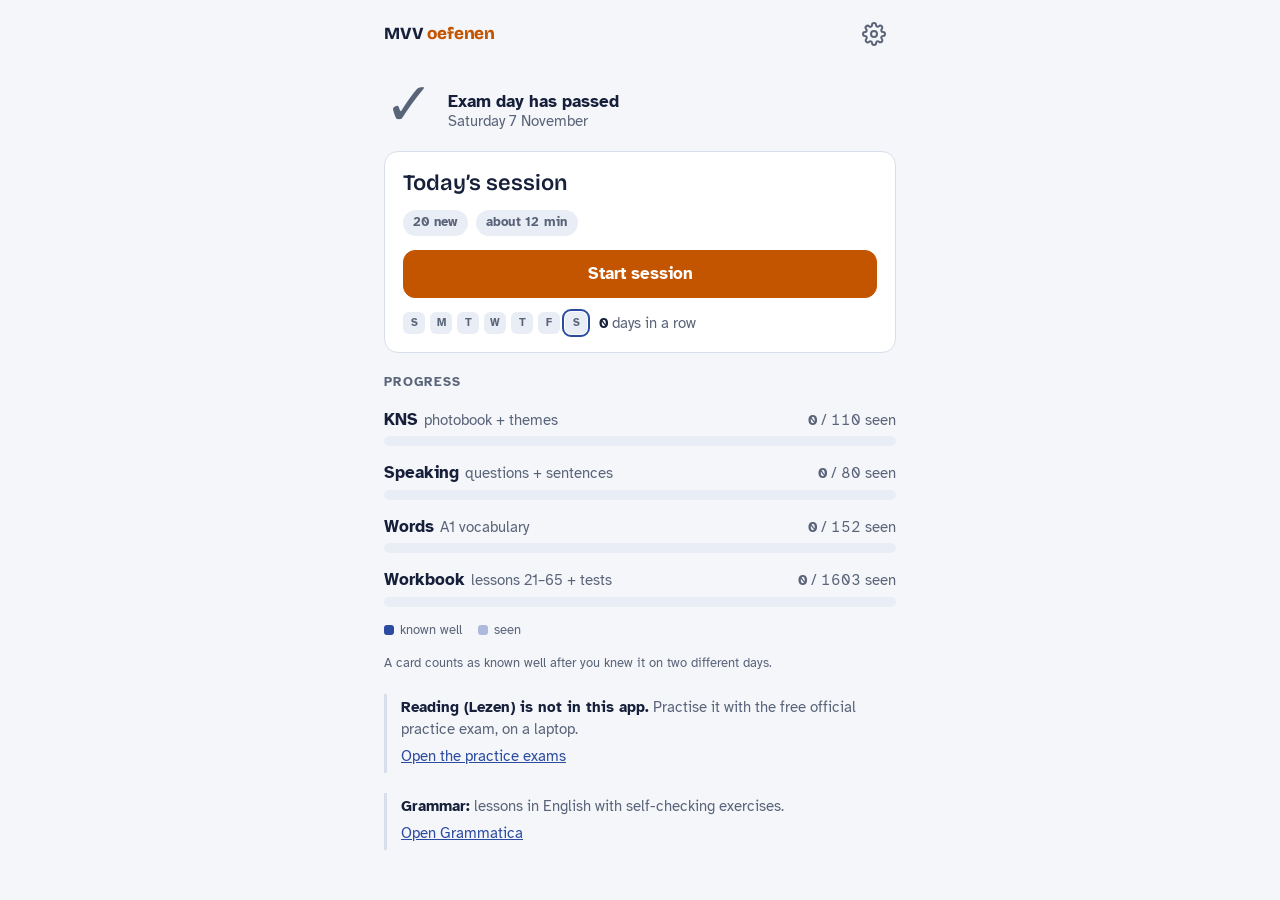
<file: index.html>
<!doctype html>
<html lang="en">
<head>
  <meta charset="utf-8">
  <meta name="viewport" content="width=device-width, initial-scale=1, viewport-fit=cover">
  <title>MVV Oefenapp</title>
  <meta name="description" content="Daily practice for the Dutch civic integration exam abroad: KNS, speaking and A1 words.">
  <meta name="theme-color" content="#f4f6fa" media="(prefers-color-scheme: light)">
  <meta name="theme-color" content="#0f1420" media="(prefers-color-scheme: dark)">
  <link rel="manifest" href="manifest.webmanifest">
  <link rel="icon" href="icons/icon.svg" type="image/svg+xml">
  <link rel="apple-touch-icon" href="icons/apple-touch-icon.png">
  <meta name="mobile-web-app-capable" content="yes">
  <meta name="apple-mobile-web-app-capable" content="yes">
  <meta name="apple-mobile-web-app-status-bar-style" content="default">
  <meta name="apple-mobile-web-app-title" content="MVV Oefenen">
  <link rel="preconnect" href="https://fonts.googleapis.com">
  <link rel="preconnect" href="https://fonts.gstatic.com" crossorigin>
  <link rel="stylesheet" href="https://fonts.googleapis.com/css2?family=Atkinson+Hyperlegible:ital,wght@0,400;0,700;1,400&family=Bricolage+Grotesque:opsz,wght@12..96,600;12..96,800&display=swap">
  <link rel="stylesheet" href="style.css">
</head>
<body>
  <main id="app" class="app"><p class="loading">Loading…</p></main>
  <div id="toast" class="toast" role="status" aria-live="polite" hidden></div>
  <script src="app.js"></script>
</body>
</html>
</file>
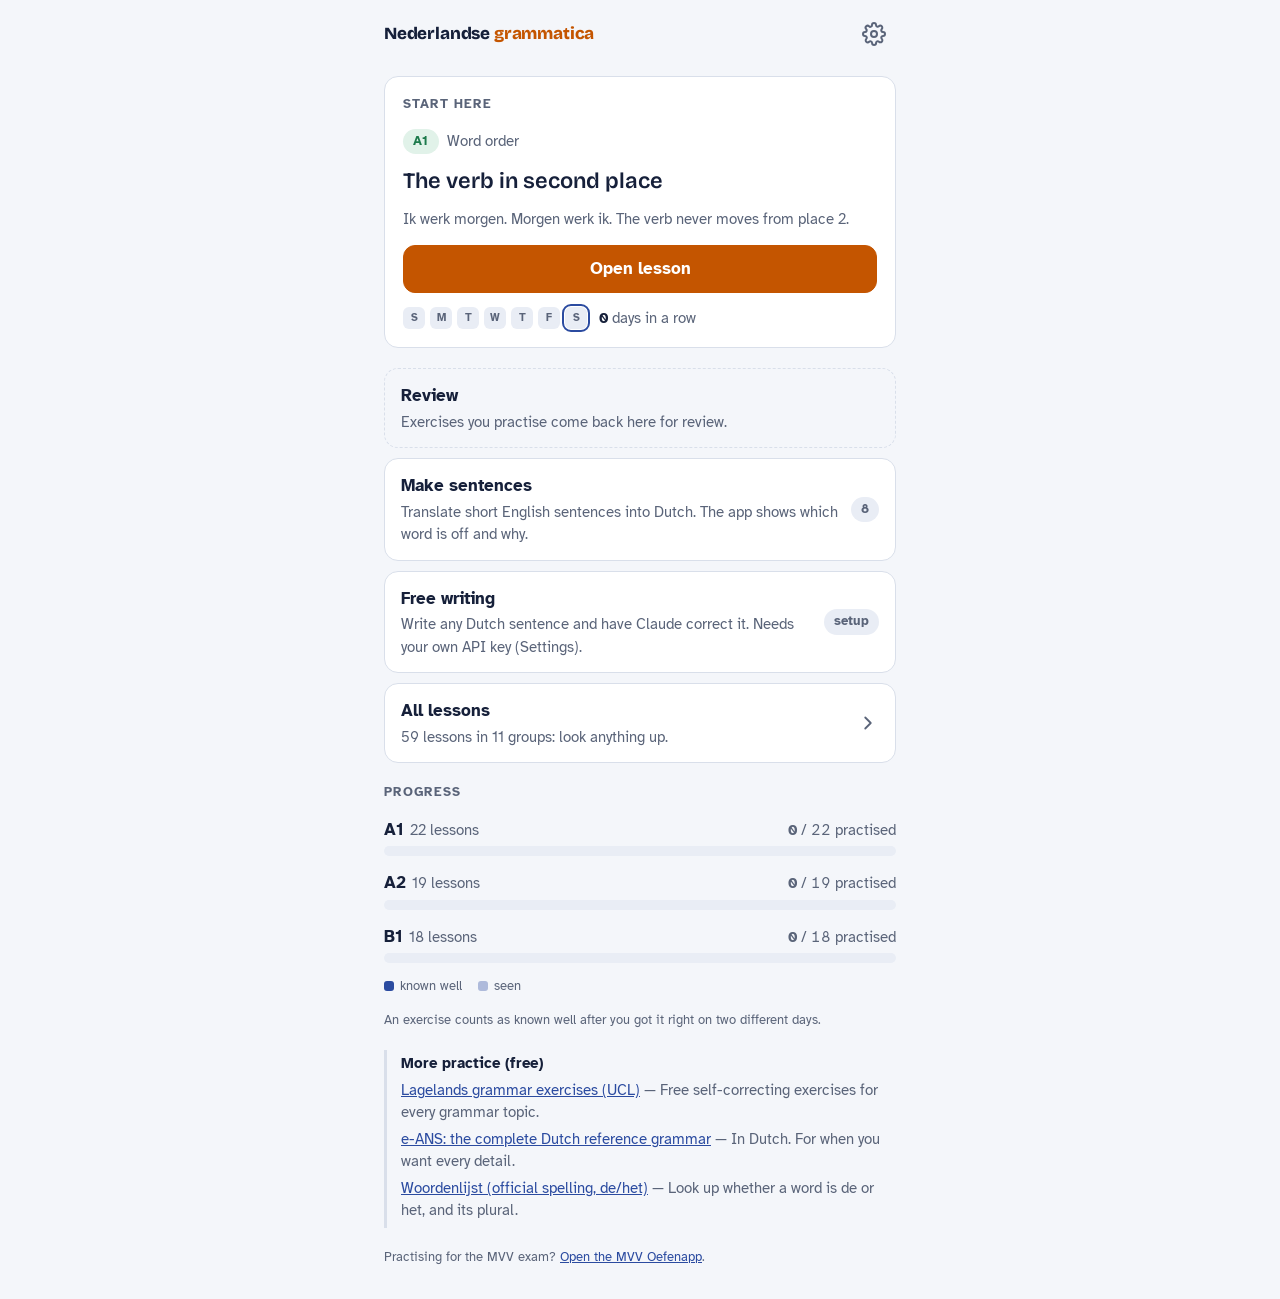
<file: grammatica/index.html>
<!doctype html>
<html lang="en">
<head>
  <meta charset="utf-8">
  <meta name="viewport" content="width=device-width, initial-scale=1, viewport-fit=cover">
  <title>Grammatica</title>
  <meta name="description" content="Dutch grammar, explained in English, with exercises that check themselves.">
  <meta name="theme-color" content="#f4f6fa" media="(prefers-color-scheme: light)">
  <meta name="theme-color" content="#0f1420" media="(prefers-color-scheme: dark)">
  <link rel="manifest" href="manifest.webmanifest">
  <link rel="icon" href="icons/icon.svg" type="image/svg+xml">
  <link rel="apple-touch-icon" href="icons/apple-touch-icon.png">
  <meta name="mobile-web-app-capable" content="yes">
  <meta name="apple-mobile-web-app-capable" content="yes">
  <meta name="apple-mobile-web-app-status-bar-style" content="default">
  <meta name="apple-mobile-web-app-title" content="Grammatica">
  <link rel="preconnect" href="https://fonts.googleapis.com">
  <link rel="preconnect" href="https://fonts.gstatic.com" crossorigin>
  <link rel="stylesheet" href="https://fonts.googleapis.com/css2?family=Atkinson+Hyperlegible:ital,wght@0,400;0,700;1,400&family=Bricolage+Grotesque:opsz,wght@12..96,600;12..96,800&display=swap">
  <link rel="stylesheet" href="style.css">
</head>
<body>
  <main id="app" class="app"><p class="loading">Loading…</p></main>
  <div id="toast" class="toast" role="status" aria-live="polite" hidden></div>
  <script src="app.js"></script>
</body>
</html>
</file>
<file: style.css>
/* Layout: one phone-width column; a countdown header, then the day's work. Cards sit on a quiet paper ground,
   Delft blue carries structure, orange (the national colour) is kept for the one action that matters. */
:root {
  --paper: #f4f6fa;
  --surface: #ffffff;
  --sunk: #e9edf5;
  --ink: #16203a;
  --muted: #5a6479;
  --line: #d9dfea;
  --delft: #2b4ba0;
  --delft-soft: #e3e9f7;
  --oranje: #c45500;
  --on-oranje: #ffffff;
  --good: #1d7a4c;
  --good-soft: #e1f2e9;
  --again: #b3412b;
  --again-soft: #f8e6e1;

  --display: "Bricolage Grotesque", "Avenir Next", "Segoe UI", system-ui, sans-serif;
  --body: "Atkinson Hyperlegible", "Segoe UI", system-ui, -apple-system, sans-serif;

  --s-xs: 0.8125rem;
  --s-sm: 0.9375rem;
  --s-md: 1.0625rem;
  --s-lg: 1.375rem;
  --s-xl: 2rem;
  --s-xxl: 3.75rem;

  --r: 14px;
  color-scheme: light;
}
@media (prefers-color-scheme: dark) {
  :root:not([data-theme="light"]) {
    --paper: #0f1420; --surface: #171e2e; --sunk: #1e2739; --ink: #e7ebf4; --muted: #9ba5bb; --line: #2a3550;
    --delft: #93acef; --delft-soft: #1f2b48; --oranje: #ff9a45; --on-oranje: #1b0f02;
    --good: #62c896; --good-soft: #15301f; --again: #ff8f78; --again-soft: #3a1c16;
    color-scheme: dark;
  }
}
:root[data-theme="dark"] {
  --paper: #0f1420; --surface: #171e2e; --sunk: #1e2739; --ink: #e7ebf4; --muted: #9ba5bb; --line: #2a3550;
  --delft: #93acef; --delft-soft: #1f2b48; --oranje: #ff9a45; --on-oranje: #1b0f02;
  --good: #62c896; --good-soft: #15301f; --again: #ff8f78; --again-soft: #3a1c16;
  color-scheme: dark;
}

* { box-sizing: border-box; }
html { -webkit-text-size-adjust: 100%; }
body {
  margin: 0;
  background: var(--paper);
  color: var(--ink);
  font-family: var(--body);
  font-size: var(--s-md);
  line-height: 1.5;
  padding-top: env(safe-area-inset-top, 0px);
  padding-bottom: env(safe-area-inset-bottom, 0px);
}
[hidden] { display: none !important; }
a { color: var(--delft); }
button, input, select, textarea { font: inherit; color: inherit; }
:focus-visible { outline: 3px solid var(--delft); outline-offset: 2px; }

.app {
  max-width: 34rem;
  margin: 0 auto;
  padding-left: max(16px, env(safe-area-inset-left, 0px));
  padding-right: max(16px, env(safe-area-inset-right, 0px));
  padding-block: 12px 32px;
  display: flex;
  flex-direction: column;
  gap: 20px;
  min-height: 100vh;
  min-height: 100dvh;
}
.loading { color: var(--muted); padding-top: 40vh; text-align: center; }

/* ---------- top bar ---------- */
.bar { display: flex; align-items: center; justify-content: space-between; gap: 12px; min-height: 44px; }
.brand { font-family: var(--display); font-weight: 800; font-size: var(--s-md); letter-spacing: -0.01em; }
.brand span { color: var(--oranje); }
.icon-btn {
  width: 44px; height: 44px; display: inline-grid; place-items: center;
  border: 0; background: transparent; border-radius: 12px; cursor: pointer; color: var(--muted);
}
.icon-btn:hover { background: var(--sunk); color: var(--ink); }
.icon-btn svg { width: 24px; height: 24px; }

/* ---------- countdown ---------- */
.countdown { display: grid; grid-template-columns: auto 1fr; align-items: end; gap: 4px 16px; padding-top: 4px; }
.countdown .num {
  font-family: var(--display); font-weight: 800; font-size: var(--s-xxl); line-height: 0.85;
  letter-spacing: -0.04em; color: var(--delft); font-variant-numeric: tabular-nums;
}
.countdown .what { font-size: var(--s-md); font-weight: 700; line-height: 1.25; }
.countdown .when { color: var(--muted); font-size: var(--s-sm); font-weight: 400; display: block; }
.countdown.past .num { color: var(--muted); }

.phase {
  font-size: var(--s-sm); color: var(--muted); background: var(--sunk); border-radius: 10px; padding: 10px 12px;
}
.phase strong { color: var(--ink); }

/* ---------- today panel ---------- */
.today {
  background: var(--surface); border: 1px solid var(--line); border-radius: var(--r);
  padding: 18px; display: flex; flex-direction: column; gap: 14px;
}
.today h2 { margin: 0; font-family: var(--display); font-weight: 600; font-size: var(--s-lg); line-height: 1.2; text-wrap: balance; }
.today .counts { display: flex; flex-wrap: wrap; gap: 8px; }
.chip {
  display: inline-flex; align-items: center; gap: 6px; border-radius: 999px; padding: 3px 10px;
  font-size: var(--s-xs); font-weight: 700; letter-spacing: 0.02em; background: var(--sunk); color: var(--muted);
}
.chip.delft { background: var(--delft-soft); color: var(--delft); }
.chip.good { background: var(--good-soft); color: var(--good); }
.chip.again { background: var(--again-soft); color: var(--again); }
.today .note { margin: 0; color: var(--muted); font-size: var(--s-sm); }

.btn {
  display: inline-flex; align-items: center; justify-content: center; gap: 8px;
  min-height: 48px; padding: 10px 18px; border-radius: 12px; border: 1px solid var(--line);
  background: var(--surface); color: var(--ink); font-weight: 700; cursor: pointer; text-decoration: none;
  touch-action: manipulation;
}
.btn:hover { border-color: var(--muted); }
.btn svg { width: 20px; height: 20px; flex: none; }
.btn.primary { background: var(--oranje); border-color: var(--oranje); color: var(--on-oranje); font-size: var(--s-md); }
.btn.primary:hover { filter: brightness(1.06); }
.btn.quiet { background: var(--sunk); border-color: transparent; }
.btn.block { width: 100%; }
.btn[disabled] { opacity: 0.5; cursor: default; }
.btn-row { display: flex; flex-wrap: wrap; gap: 10px; }
.btn-row > .btn { flex: 1 1 10rem; }

/* streak */
.streak { display: flex; align-items: center; gap: 12px; font-size: var(--s-sm); color: var(--muted); }
.week { display: flex; gap: 5px; }
.week i {
  width: 22px; height: 22px; border-radius: 6px; background: var(--sunk); display: grid; place-items: center;
  font-style: normal; font-size: 0.6875rem; font-weight: 700; color: var(--muted);
}
.week i.on { background: var(--good); color: var(--surface); }
.week i.repair { background: var(--delft-soft); color: var(--delft); }
.week i.is-today { outline: 2px solid var(--delft); outline-offset: 1px; }
.streak b { color: var(--ink); font-variant-numeric: tabular-nums; }

/* ---------- progress per exam part ---------- */
.section-title {
  margin: 0; font-size: var(--s-xs); font-weight: 700; text-transform: uppercase; letter-spacing: 0.08em; color: var(--muted);
}
.parts { display: flex; flex-direction: column; gap: 14px; }
.part { display: grid; grid-template-columns: 1fr auto; gap: 4px 12px; align-items: baseline; }
.part .name { font-weight: 700; }
.part .name small { font-weight: 400; color: var(--muted); font-size: var(--s-sm); margin-left: 6px; }
.part .fig { font-size: var(--s-sm); color: var(--muted); font-variant-numeric: tabular-nums; }
.meter { grid-column: 1 / -1; height: 10px; border-radius: 6px; background: var(--sunk); overflow: hidden; display: flex; }
.meter .solid { background: var(--delft); }
.meter .seen { background: var(--delft); opacity: 0.35; }
.legend { display: flex; gap: 16px; font-size: var(--s-xs); color: var(--muted); }
.legend span::before { content: ""; display: inline-block; width: 10px; height: 10px; border-radius: 3px; background: var(--delft); margin-right: 6px; vertical-align: -1px; }
.legend span.l-seen::before { opacity: 0.35; }

.aside {
  border-left: 3px solid var(--line); padding: 2px 0 2px 14px; font-size: var(--s-sm); color: var(--muted);
}
.aside strong { color: var(--ink); }
.aside p { margin: 0 0 4px; }

.banner {
  background: var(--delft-soft); color: var(--ink); border-radius: 12px; padding: 12px 14px; font-size: var(--s-sm);
}
.banner strong { color: var(--delft); }

/* ---------- session ---------- */
.session { gap: 14px; }
.progress-line { height: 6px; background: var(--sunk); border-radius: 4px; overflow: hidden; flex: 1; }
.progress-line > div { height: 100%; background: var(--delft); transition: width 0.25s ease; }
.count { font-size: var(--s-sm); color: var(--muted); font-variant-numeric: tabular-nums; min-width: 4.5em; text-align: right; }

.card {
  background: var(--surface); border: 1px solid var(--line); border-radius: var(--r);
  padding: 20px 18px; display: flex; flex-direction: column; gap: 16px; flex: 1;
}
.card-head { display: flex; align-items: center; justify-content: space-between; gap: 10px; }
.boxes { display: flex; gap: 4px; align-items: center; }
.boxes i { width: 8px; height: 8px; border-radius: 50%; background: var(--line); }
.boxes i.on { background: var(--delft); }
.boxes .label { font-size: var(--s-xs); color: var(--muted); margin-right: 4px; }

.prompt { margin: 0; color: var(--muted); font-size: var(--s-sm); }
.nl-big { margin: 0; font-family: var(--display); font-weight: 600; font-size: var(--s-xl); line-height: 1.15; text-wrap: balance; overflow-wrap: anywhere; }
.nl-mid { margin: 0; font-size: var(--s-lg); font-weight: 700; line-height: 1.3; overflow-wrap: anywhere; }
.en { margin: 0; color: var(--muted); }
.answer { border-top: 1px dashed var(--line); padding-top: 16px; display: flex; flex-direction: column; gap: 10px; }
.answer .label { font-size: var(--s-xs); font-weight: 700; text-transform: uppercase; letter-spacing: 0.08em; color: var(--muted); }
.line { display: flex; align-items: flex-start; gap: 10px; }
.line > div { min-width: 0; flex: 1; }
.speak {
  flex: none; width: 44px; height: 44px; border-radius: 50%; border: 1px solid var(--line);
  background: var(--delft-soft); color: var(--delft); display: grid; place-items: center; cursor: pointer;
}
.speak svg { width: 20px; height: 20px; }
.speak.big { width: 64px; height: 64px; }
.speak.big svg { width: 28px; height: 28px; }
mark { background: var(--delft-soft); color: var(--delft); padding: 0 3px; border-radius: 4px; font-weight: 700; }
.tip { background: var(--sunk); border-radius: 10px; padding: 10px 12px; font-size: var(--s-sm); }
.tip b { color: var(--delft); }

/* KNS photobook card: photo, question, two choices */
.kns-photo { position: relative; margin: 0; border-radius: 10px; overflow: hidden; background: var(--sunk); }
.kns-photo img { display: block; width: 100%; height: auto; aspect-ratio: 4 / 3; object-fit: cover; }
.kns-photo figcaption {
  position: absolute; right: 8px; bottom: 8px; min-width: 2.25rem; padding: 2px 8px; border-radius: 8px;
  background: var(--surface); color: var(--delft); font-family: var(--display); font-weight: 800;
  font-size: var(--s-md); text-align: center; font-variant-numeric: tabular-nums;
}
.choices { display: grid; gap: 10px; }
.choice {
  display: flex; align-items: center; gap: 12px; width: 100%; min-height: 52px; padding: 10px 14px;
  border-radius: 12px; border: 1px solid var(--line); background: var(--surface); color: var(--ink);
  font: inherit; font-weight: 700; font-size: var(--s-md); text-align: left; cursor: pointer; touch-action: manipulation;
}
.choice:hover:not([disabled]) { border-color: var(--delft); }
.choice .key {
  flex: none; width: 30px; height: 30px; border-radius: 50%; display: grid; place-items: center;
  background: var(--delft-soft); color: var(--delft); font-size: var(--s-sm);
}
.choice[disabled] { cursor: default; }
.choice.right { border-color: var(--good); background: var(--good-soft); color: var(--good); }
.choice.right .key { background: var(--good); color: var(--surface); }
.choice.wrong { border-color: var(--again); background: var(--again-soft); color: var(--again); }
.choice.wrong .key { background: var(--again); color: var(--surface); }
.choice.dim { opacity: 0.55; }
.answer .label .chip { margin-left: 6px; text-transform: none; letter-spacing: 0; }

/* Workbook card */
.wb-nl { font-style: italic; }
.blank {
  display: inline-block; min-width: 3.5em; border-bottom: 2px solid var(--delft); color: transparent;
  line-height: 1; margin: 0 2px;
}
.wb-key { color: var(--delft); }
.wb-toggle { align-self: flex-start; min-height: 40px; padding: 6px 14px; font-size: var(--s-sm); }
.wb-text {
  background: var(--sunk); border-radius: 10px; padding: 12px 14px; font-size: var(--s-sm);
  max-height: 45vh; overflow-y: auto;
}
.wb-text p { margin: 0 0 10px; }
.wb-text p:last-child { margin-bottom: 0; }
.wb-text .wb-title { font-weight: 700; color: var(--delft); }
.theme-body { margin: 0; }
.words-line { font-size: var(--s-sm); color: var(--muted); margin: 0; }

/* recorder */
.recorder { display: flex; flex-wrap: wrap; align-items: center; gap: 10px; }
.rec-btn {
  display: inline-flex; align-items: center; gap: 8px; min-height: 48px; padding: 10px 16px; border-radius: 999px;
  border: 1px solid var(--line); background: var(--surface); font-weight: 700; cursor: pointer;
}
.rec-btn svg { width: 20px; height: 20px; color: var(--again); }
.rec-btn.recording { background: var(--again-soft); border-color: var(--again); color: var(--again); }
.rec-btn.recording .dot { width: 10px; height: 10px; border-radius: 50%; background: var(--again); animation: pulse 1s infinite; }
@keyframes pulse { 50% { opacity: 0.3; } }
.rec-note { font-size: var(--s-xs); color: var(--muted); flex-basis: 100%; }

.grade {
  position: sticky; bottom: 0; display: grid; grid-template-columns: 1fr 1fr; gap: 10px;
  padding-block: 10px calc(10px + env(safe-area-inset-bottom, 0px)); background: var(--paper);
}
.grade .btn { min-height: 56px; font-size: var(--s-md); }
.btn.again { background: var(--again-soft); border-color: transparent; color: var(--again); }
.btn.good { background: var(--good); border-color: var(--good); color: var(--surface); }
.grade .single { grid-column: 1 / -1; }

/* ---------- done ---------- */
.done-hero { padding-top: 24px; display: flex; flex-direction: column; gap: 8px; }
.done-hero h1 { margin: 0; font-family: var(--display); font-weight: 800; font-size: var(--s-xl); line-height: 1.1; letter-spacing: -0.02em; text-wrap: balance; }
.stats { display: grid; grid-template-columns: repeat(3, 1fr); gap: 10px; }
.stat { background: var(--surface); border: 1px solid var(--line); border-radius: 12px; padding: 12px; }
.stat b { display: block; font-family: var(--display); font-weight: 800; font-size: var(--s-xl); line-height: 1; font-variant-numeric: tabular-nums; color: var(--delft); }
.stat span { font-size: var(--s-xs); color: var(--muted); }

/* ---------- settings ---------- */
.settings h1 { margin: 0; font-family: var(--display); font-weight: 800; font-size: var(--s-xl); letter-spacing: -0.02em; }
.group { background: var(--surface); border: 1px solid var(--line); border-radius: var(--r); padding: 16px; display: flex; flex-direction: column; gap: 14px; }
.group h2 { margin: 0; font-size: var(--s-md); }
.field { display: flex; flex-direction: column; gap: 6px; }
.field label, .field .lab { font-weight: 700; font-size: var(--s-sm); }
.field .help { font-size: var(--s-xs); color: var(--muted); }
.field input[type="date"], .field select {
  min-height: 46px; border: 1px solid var(--line); border-radius: 10px; padding: 8px 12px; background: var(--paper); width: 100%;
}
.field input[type="range"] { width: 100%; accent-color: var(--delft); }
.toggle { display: flex; align-items: center; justify-content: space-between; gap: 12px; font-weight: 700; font-size: var(--s-sm); }
.toggle input { width: 22px; height: 22px; accent-color: var(--delft); }
.links { list-style: none; margin: 0; padding: 0; display: flex; flex-direction: column; gap: 10px; font-size: var(--s-sm); }
.links li span { display: block; color: var(--muted); font-size: var(--s-xs); }
.steps { margin: 0; padding-left: 1.2em; font-size: var(--s-sm); display: flex; flex-direction: column; gap: 4px; }
.confirm { background: var(--again-soft); border-radius: 10px; padding: 12px; display: flex; flex-direction: column; gap: 10px; font-size: var(--s-sm); }
.small { font-size: var(--s-xs); color: var(--muted); margin: 0; }

/* ---------- toast ---------- */
.toast {
  position: fixed; left: 50%; transform: translateX(-50%);
  bottom: calc(24px + env(safe-area-inset-bottom, 0px));
  background: var(--ink); color: var(--paper); padding: 10px 16px; border-radius: 10px; font-size: var(--s-sm);
  max-width: calc(100% - 32px); z-index: 20;
}

@media (prefers-reduced-motion: reduce) {
  * { animation: none !important; transition: none !important; }
}
</file>
<file: grammatica/style.css>
/* Grammatica — same design system as the MVV Oefenapp (style.css in the repo root):
   paper ground, Delft blue for structure, orange only for the one action that matters.
   Grammar-specific styles (lessons, tables, word tiles, corrections) are at the bottom. */
:root {
  --paper: #f4f6fa;
  --surface: #ffffff;
  --sunk: #e9edf5;
  --ink: #16203a;
  --muted: #5a6479;
  --line: #d9dfea;
  --delft: #2b4ba0;
  --delft-soft: #e3e9f7;
  --oranje: #c45500;
  --on-oranje: #ffffff;
  --good: #1d7a4c;
  --good-soft: #e1f2e9;
  --again: #b3412b;
  --again-soft: #f8e6e1;

  --display: "Bricolage Grotesque", "Avenir Next", "Segoe UI", system-ui, sans-serif;
  --body: "Atkinson Hyperlegible", "Segoe UI", system-ui, -apple-system, sans-serif;

  --s-xs: 0.8125rem;
  --s-sm: 0.9375rem;
  --s-md: 1.0625rem;
  --s-lg: 1.375rem;
  --s-xl: 2rem;
  --s-xxl: 3.75rem;

  --r: 14px;
  color-scheme: light;
}
@media (prefers-color-scheme: dark) {
  :root:not([data-theme="light"]) {
    --paper: #0f1420; --surface: #171e2e; --sunk: #1e2739; --ink: #e7ebf4; --muted: #9ba5bb; --line: #2a3550;
    --delft: #93acef; --delft-soft: #1f2b48; --oranje: #ff9a45; --on-oranje: #1b0f02;
    --good: #62c896; --good-soft: #15301f; --again: #ff8f78; --again-soft: #3a1c16;
    color-scheme: dark;
  }
}
:root[data-theme="dark"] {
  --paper: #0f1420; --surface: #171e2e; --sunk: #1e2739; --ink: #e7ebf4; --muted: #9ba5bb; --line: #2a3550;
  --delft: #93acef; --delft-soft: #1f2b48; --oranje: #ff9a45; --on-oranje: #1b0f02;
  --good: #62c896; --good-soft: #15301f; --again: #ff8f78; --again-soft: #3a1c16;
  color-scheme: dark;
}

* { box-sizing: border-box; }
html { -webkit-text-size-adjust: 100%; }
body {
  margin: 0;
  background: var(--paper);
  color: var(--ink);
  font-family: var(--body);
  font-size: var(--s-md);
  line-height: 1.5;
  padding-top: env(safe-area-inset-top, 0px);
  padding-bottom: env(safe-area-inset-bottom, 0px);
}
[hidden] { display: none !important; }
a { color: var(--delft); }
button, input, select, textarea { font: inherit; color: inherit; }
:focus-visible { outline: 3px solid var(--delft); outline-offset: 2px; }

.app {
  max-width: 34rem;
  margin: 0 auto;
  padding-left: max(16px, env(safe-area-inset-left, 0px));
  padding-right: max(16px, env(safe-area-inset-right, 0px));
  padding-block: 12px 32px;
  display: flex;
  flex-direction: column;
  gap: 20px;
  min-height: 100vh;
  min-height: 100dvh;
}
.loading { color: var(--muted); padding-top: 40vh; text-align: center; }

/* ---------- top bar ---------- */
.bar { display: flex; align-items: center; justify-content: space-between; gap: 12px; min-height: 44px; }
.brand { font-family: var(--display); font-weight: 800; font-size: var(--s-md); letter-spacing: -0.01em; }
.brand span { color: var(--oranje); }
.icon-btn {
  width: 44px; height: 44px; display: inline-grid; place-items: center;
  border: 0; background: transparent; border-radius: 12px; cursor: pointer; color: var(--muted);
}
.icon-btn:hover { background: var(--sunk); color: var(--ink); }
.icon-btn svg { width: 24px; height: 24px; }

/* ---------- today panel ---------- */
.today {
  background: var(--surface); border: 1px solid var(--line); border-radius: var(--r);
  padding: 18px; display: flex; flex-direction: column; gap: 14px;
}
.today h2 { margin: 0; font-family: var(--display); font-weight: 600; font-size: var(--s-lg); line-height: 1.2; text-wrap: balance; }
.today .counts { display: flex; flex-wrap: wrap; gap: 8px; }
.chip {
  display: inline-flex; align-items: center; gap: 6px; border-radius: 999px; padding: 3px 10px;
  font-size: var(--s-xs); font-weight: 700; letter-spacing: 0.02em; background: var(--sunk); color: var(--muted);
}
.chip.delft { background: var(--delft-soft); color: var(--delft); }
.chip.good { background: var(--good-soft); color: var(--good); }
.chip.again { background: var(--again-soft); color: var(--again); }
.today .note { margin: 0; color: var(--muted); font-size: var(--s-sm); }

.btn {
  display: inline-flex; align-items: center; justify-content: center; gap: 8px;
  min-height: 48px; padding: 10px 18px; border-radius: 12px; border: 1px solid var(--line);
  background: var(--surface); color: var(--ink); font-weight: 700; cursor: pointer; text-decoration: none;
  touch-action: manipulation;
}
.btn:hover { border-color: var(--muted); }
.btn svg { width: 20px; height: 20px; flex: none; }
.btn.primary { background: var(--oranje); border-color: var(--oranje); color: var(--on-oranje); font-size: var(--s-md); }
.btn.primary:hover { filter: brightness(1.06); }
.btn.quiet { background: var(--sunk); border-color: transparent; }
.btn.block { width: 100%; }
.btn[disabled] { opacity: 0.5; cursor: default; }
.btn-row { display: flex; flex-wrap: wrap; gap: 10px; }
.btn-row > .btn { flex: 1 1 10rem; }

/* streak */
.streak { display: flex; align-items: center; gap: 12px; font-size: var(--s-sm); color: var(--muted); }
.week { display: flex; gap: 5px; }
.week i {
  width: 22px; height: 22px; border-radius: 6px; background: var(--sunk); display: grid; place-items: center;
  font-style: normal; font-size: 0.6875rem; font-weight: 700; color: var(--muted);
}
.week i.on { background: var(--good); color: var(--surface); }
.week i.repair { background: var(--delft-soft); color: var(--delft); }
.week i.is-today { outline: 2px solid var(--delft); outline-offset: 1px; }
.streak b { color: var(--ink); font-variant-numeric: tabular-nums; }

/* ---------- progress per exam part ---------- */
.section-title {
  margin: 0; font-size: var(--s-xs); font-weight: 700; text-transform: uppercase; letter-spacing: 0.08em; color: var(--muted);
}
.parts { display: flex; flex-direction: column; gap: 14px; }
.part { display: grid; grid-template-columns: 1fr auto; gap: 4px 12px; align-items: baseline; }
.part .name { font-weight: 700; }
.part .name small { font-weight: 400; color: var(--muted); font-size: var(--s-sm); margin-left: 6px; }
.part .fig { font-size: var(--s-sm); color: var(--muted); font-variant-numeric: tabular-nums; }
.meter { grid-column: 1 / -1; height: 10px; border-radius: 6px; background: var(--sunk); overflow: hidden; display: flex; }
.meter .solid { background: var(--delft); }
.meter .seen { background: var(--delft); opacity: 0.35; }
.legend { display: flex; gap: 16px; font-size: var(--s-xs); color: var(--muted); }
.legend span::before { content: ""; display: inline-block; width: 10px; height: 10px; border-radius: 3px; background: var(--delft); margin-right: 6px; vertical-align: -1px; }
.legend span.l-seen::before { opacity: 0.35; }

.aside {
  border-left: 3px solid var(--line); padding: 2px 0 2px 14px; font-size: var(--s-sm); color: var(--muted);
}
.aside strong { color: var(--ink); }
.aside p { margin: 0 0 4px; }

.banner {
  background: var(--delft-soft); color: var(--ink); border-radius: 12px; padding: 12px 14px; font-size: var(--s-sm);
}
.banner strong { color: var(--delft); }

/* ---------- session ---------- */
.session { gap: 14px; }
.progress-line { height: 6px; background: var(--sunk); border-radius: 4px; overflow: hidden; flex: 1; }
.progress-line > div { height: 100%; background: var(--delft); transition: width 0.25s ease; }
.count { font-size: var(--s-sm); color: var(--muted); font-variant-numeric: tabular-nums; min-width: 4.5em; text-align: right; }

.card {
  background: var(--surface); border: 1px solid var(--line); border-radius: var(--r);
  padding: 20px 18px; display: flex; flex-direction: column; gap: 16px; flex: 1;
}
.card-head { display: flex; align-items: center; justify-content: space-between; gap: 10px; }
.boxes { display: flex; gap: 4px; align-items: center; }
.boxes i { width: 8px; height: 8px; border-radius: 50%; background: var(--line); }
.boxes i.on { background: var(--delft); }
.boxes .label { font-size: var(--s-xs); color: var(--muted); margin-right: 4px; }

.prompt { margin: 0; color: var(--muted); font-size: var(--s-sm); }
.nl-big { margin: 0; font-family: var(--display); font-weight: 600; font-size: var(--s-xl); line-height: 1.15; text-wrap: balance; overflow-wrap: anywhere; }
.nl-mid { margin: 0; font-size: var(--s-lg); font-weight: 700; line-height: 1.3; overflow-wrap: anywhere; }
.en { margin: 0; color: var(--muted); }
.answer { border-top: 1px dashed var(--line); padding-top: 16px; display: flex; flex-direction: column; gap: 10px; }
.answer .label { font-size: var(--s-xs); font-weight: 700; text-transform: uppercase; letter-spacing: 0.08em; color: var(--muted); }
.line { display: flex; align-items: flex-start; gap: 10px; }
.line > div { min-width: 0; flex: 1; }
.speak {
  flex: none; width: 44px; height: 44px; border-radius: 50%; border: 1px solid var(--line);
  background: var(--delft-soft); color: var(--delft); display: grid; place-items: center; cursor: pointer;
}
.speak svg { width: 20px; height: 20px; }
.speak.big { width: 64px; height: 64px; }
.speak.big svg { width: 28px; height: 28px; }
mark { background: var(--delft-soft); color: var(--delft); padding: 0 3px; border-radius: 4px; font-weight: 700; }
.tip { background: var(--sunk); border-radius: 10px; padding: 10px 12px; font-size: var(--s-sm); }
.tip b { color: var(--delft); }

.choices { display: grid; gap: 10px; }
.choice {
  display: flex; align-items: center; gap: 12px; width: 100%; min-height: 52px; padding: 10px 14px;
  border-radius: 12px; border: 1px solid var(--line); background: var(--surface); color: var(--ink);
  font: inherit; font-weight: 700; font-size: var(--s-md); text-align: left; cursor: pointer; touch-action: manipulation;
}
.choice:hover:not([disabled]) { border-color: var(--delft); }
.choice .key {
  flex: none; width: 30px; height: 30px; border-radius: 50%; display: grid; place-items: center;
  background: var(--delft-soft); color: var(--delft); font-size: var(--s-sm);
}
.choice[disabled] { cursor: default; }
.choice.right { border-color: var(--good); background: var(--good-soft); color: var(--good); }
.choice.right .key { background: var(--good); color: var(--surface); }
.choice.wrong { border-color: var(--again); background: var(--again-soft); color: var(--again); }
.choice.wrong .key { background: var(--again); color: var(--surface); }
.choice.dim { opacity: 0.55; }
.answer .label .chip { margin-left: 6px; text-transform: none; letter-spacing: 0; }

.grade {
  position: sticky; bottom: 0; display: grid; grid-template-columns: 1fr 1fr; gap: 10px;
  padding-block: 10px calc(10px + env(safe-area-inset-bottom, 0px)); background: var(--paper);
}
.grade .btn { min-height: 56px; font-size: var(--s-md); }
.btn.again { background: var(--again-soft); border-color: transparent; color: var(--again); }
.btn.good { background: var(--good); border-color: var(--good); color: var(--surface); }
.grade .single { grid-column: 1 / -1; }

/* ---------- done ---------- */
.done-hero { padding-top: 24px; display: flex; flex-direction: column; gap: 8px; }
.done-hero h1 { margin: 0; font-family: var(--display); font-weight: 800; font-size: var(--s-xl); line-height: 1.1; letter-spacing: -0.02em; text-wrap: balance; }
.stats { display: grid; grid-template-columns: repeat(3, 1fr); gap: 10px; }
.stat { background: var(--surface); border: 1px solid var(--line); border-radius: 12px; padding: 12px; }
.stat b { display: block; font-family: var(--display); font-weight: 800; font-size: var(--s-xl); line-height: 1; font-variant-numeric: tabular-nums; color: var(--delft); }
.stat span { font-size: var(--s-xs); color: var(--muted); }

/* ---------- settings ---------- */
.settings h1 { margin: 0; font-family: var(--display); font-weight: 800; font-size: var(--s-xl); letter-spacing: -0.02em; }
.group { background: var(--surface); border: 1px solid var(--line); border-radius: var(--r); padding: 16px; display: flex; flex-direction: column; gap: 14px; }
.group h2 { margin: 0; font-size: var(--s-md); }
.field { display: flex; flex-direction: column; gap: 6px; }
.field label, .field .lab { font-weight: 700; font-size: var(--s-sm); }
.field .help { font-size: var(--s-xs); color: var(--muted); }
.field input[type="date"], .field select {
  min-height: 46px; border: 1px solid var(--line); border-radius: 10px; padding: 8px 12px; background: var(--paper); width: 100%;
}
.field input[type="range"] { width: 100%; accent-color: var(--delft); }
.toggle { display: flex; align-items: center; justify-content: space-between; gap: 12px; font-weight: 700; font-size: var(--s-sm); }
.toggle input { width: 22px; height: 22px; accent-color: var(--delft); }
.links { list-style: none; margin: 0; padding: 0; display: flex; flex-direction: column; gap: 10px; font-size: var(--s-sm); }
.links li span { display: block; color: var(--muted); font-size: var(--s-xs); }
.steps { margin: 0; padding-left: 1.2em; font-size: var(--s-sm); display: flex; flex-direction: column; gap: 4px; }
.confirm { background: var(--again-soft); border-radius: 10px; padding: 12px; display: flex; flex-direction: column; gap: 10px; font-size: var(--s-sm); }
.small { font-size: var(--s-xs); color: var(--muted); margin: 0; }

/* ---------- toast ---------- */
.toast {
  position: fixed; left: 50%; transform: translateX(-50%);
  bottom: calc(24px + env(safe-area-inset-bottom, 0px));
  background: var(--ink); color: var(--paper); padding: 10px 16px; border-radius: 10px; font-size: var(--s-sm);
  max-width: calc(100% - 32px); z-index: 20;
}

@media (prefers-reduced-motion: reduce) {
  * { animation: none !important; transition: none !important; }
}

/* =====================================================================
   Grammatica additions
   ===================================================================== */
.muted { color: var(--muted); font-size: var(--s-sm); }
.center { text-align: center; }
.chip.level-a1 { background: var(--good-soft); color: var(--good); }
.chip.level-a2 { background: var(--delft-soft); color: var(--delft); }
.chip.level-b1, .chip.level-b2 { background: var(--sunk); color: var(--ink); }
.link {
  border: 0; background: none; padding: 0; color: var(--delft); font: inherit; font-weight: 700;
  text-decoration: underline; text-underline-offset: 2px; cursor: pointer; text-align: left;
}
.small .link, .small.link { font-size: inherit; }
.error-note { margin: 0; color: var(--again); font-size: var(--s-sm); font-weight: 700; }

/* home */
.next-head { display: flex; align-items: center; gap: 8px; flex-wrap: wrap; }
.today .section-title { display: block; }
.tiles { display: flex; flex-direction: column; gap: 10px; }
.tile {
  display: grid; grid-template-columns: 1fr auto; grid-template-rows: auto auto; gap: 2px 12px; align-items: center;
  width: 100%; text-align: left; padding: 14px 16px; border-radius: var(--r); border: 1px solid var(--line);
  background: var(--surface); color: var(--ink); font: inherit; cursor: pointer; touch-action: manipulation;
}
button.tile:hover { border-color: var(--delft); }
.tile-title { font-weight: 700; font-size: var(--s-md); }
.tile-sub { grid-column: 1; font-size: var(--s-sm); color: var(--muted); }
.tile > .chip, .tile > svg { grid-column: 2; grid-row: 1 / span 2; }
.tile > svg { width: 22px; height: 22px; color: var(--muted); }
.tile.is-quiet { background: transparent; border-style: dashed; cursor: default; }

/* contents */
.search {
  display: flex; align-items: center; gap: 10px; border: 1px solid var(--line); background: var(--surface);
  border-radius: 12px; padding: 0 12px; min-height: 48px;
}
.search svg { width: 20px; height: 20px; color: var(--muted); flex: none; }
.search input { border: 0; background: transparent; flex: 1; min-width: 0; min-height: 46px; outline: none; }
.search:focus-within { outline: 3px solid var(--delft); outline-offset: 2px; }
.group-list { display: flex; flex-direction: column; gap: 8px; }
.group-list h2 { margin: 0; font-family: var(--display); font-weight: 600; font-size: var(--s-lg); }
.group-list h2 .muted { font-family: var(--body); font-weight: 400; margin-left: 4px; }
.topic-list { list-style: none; margin: 0; padding: 0; display: flex; flex-direction: column; gap: 6px; }
.topic-row {
  display: flex; align-items: center; gap: 12px; width: 100%; padding: 10px 12px; min-height: 56px;
  border: 1px solid var(--line); border-radius: 12px; background: var(--surface); color: var(--ink);
  font: inherit; text-align: left; cursor: pointer;
}
.topic-row:hover { border-color: var(--delft); }
.tr-main { flex: 1; min-width: 0; display: flex; flex-direction: column; }
.tr-title { font-weight: 700; }
.tr-sub { font-size: var(--s-xs); color: var(--muted); }
.dot { flex: none; width: 12px; height: 12px; border-radius: 50%; border: 2px solid var(--line); display: inline-block; }
.dot-started { border-color: var(--delft); background: linear-gradient(90deg, var(--delft) 50%, transparent 50%); }
.dot-done { border-color: var(--delft); background: var(--delft); opacity: 0.5; }
.dot-solid { border-color: var(--good); background: var(--good); }
.legend.dots { flex-wrap: wrap; align-items: center; gap: 6px 10px; }
.legend.dots .dot { margin-right: 2px; vertical-align: -1px; }
.legend.dots span::before { display: none; }

/* lesson */
.lesson { gap: 16px; }
.lesson-body { display: flex; flex-direction: column; gap: 12px; }
.lesson-body h1 { margin: 0; font-family: var(--display); font-weight: 800; font-size: var(--s-xl); line-height: 1.1; letter-spacing: -0.02em; text-wrap: balance; }
.lesson-nl { margin: -6px 0 0; color: var(--muted); font-style: italic; }
.lesson-summary { margin: 0; font-size: var(--s-lg); line-height: 1.35; }
.lesson-body h3 { margin: 10px 0 0; font-family: var(--display); font-weight: 600; font-size: var(--s-lg); }
.lesson-body p { margin: 0; }
.lesson-body strong { color: var(--delft); }
.lesson-list { margin: 0; padding-left: 1.2em; display: flex; flex-direction: column; gap: 6px; }
.table-wrap { overflow-x: auto; -webkit-overflow-scrolling: touch; border: 1px solid var(--line); border-radius: 12px; background: var(--surface); }
.table-wrap table { border-collapse: collapse; width: 100%; font-size: var(--s-sm); }
.table-wrap th, .table-wrap td { text-align: left; vertical-align: top; padding: 8px 10px; border-bottom: 1px solid var(--line); }
.table-wrap th { font-size: var(--s-xs); text-transform: uppercase; letter-spacing: 0.06em; color: var(--muted); background: var(--sunk); white-space: nowrap; }
.table-wrap tr:last-child td { border-bottom: 0; }
.examples { list-style: none; margin: 0; padding: 0; display: flex; flex-direction: column; gap: 10px; }
.examples li { display: flex; align-items: flex-start; gap: 10px; }
.examples li > div { min-width: 0; }
.examples p[lang="nl"] { font-weight: 700; }
.examples .speak { width: 36px; height: 36px; }
.examples .speak svg { width: 18px; height: 18px; }
.mistakes { list-style: none; margin: 0; padding: 0; display: flex; flex-direction: column; gap: 10px; }
.mistakes li { background: var(--surface); border: 1px solid var(--line); border-radius: 12px; padding: 10px 12px; display: flex; flex-direction: column; gap: 2px; }
:is(.mistakes, .errors) .wrong { color: var(--again); text-decoration: line-through; text-decoration-thickness: 2px; }
:is(.mistakes, .errors) .right { color: var(--good); font-weight: 700; }
.mistakes .wrong::before { content: "✗ "; text-decoration: none; display: inline-block; }
.mistakes .right::before { content: "✓ "; }
.lesson-nav { display: grid; grid-template-columns: 1fr 1fr; gap: 10px; }
.lesson-nav .btn { min-height: 52px; font-size: var(--s-sm); font-weight: 700; justify-content: flex-start; text-align: left; }
.lesson-nav .btn:last-child { justify-content: flex-end; text-align: right; }
.lesson-nav .btn span { overflow: hidden; text-overflow: ellipsis; display: -webkit-box; -webkit-line-clamp: 2; -webkit-box-orient: vertical; }
.sticky-actions { margin-top: auto; }

/* exercises */
.blank {
  display: inline-block; min-width: 3em; border-bottom: 2px solid var(--delft); color: transparent;
  line-height: 1; margin: 0 2px;
}
.answer-input {
  width: 100%; min-height: 52px; border: 1px solid var(--line); border-radius: 12px; padding: 12px 14px;
  background: var(--paper); font-size: var(--s-lg); line-height: 1.35; resize: vertical;
}
.answer-input:focus { outline: 3px solid var(--delft); outline-offset: 1px; border-color: transparent; }
.built {
  display: flex; flex-wrap: wrap; gap: 8px; min-height: 64px; padding: 10px; align-items: center;
  border: 2px dashed var(--line); border-radius: 12px; background: var(--paper);
}
.built.is-right { border-style: solid; border-color: var(--good); background: var(--good-soft); }
.built.is-wrong { border-style: solid; border-color: var(--again); background: var(--again-soft); }
.built-hint { color: var(--muted); font-size: var(--s-sm); }
.pool { display: flex; flex-wrap: wrap; gap: 8px; }
.tile-word {
  min-height: 44px; padding: 8px 14px; border-radius: 10px; border: 1px solid var(--line); background: var(--surface);
  color: var(--ink); font: inherit; font-weight: 700; cursor: pointer; touch-action: manipulation;
}
.tile-word:hover:not([disabled]) { border-color: var(--delft); }
.tile-word.on { background: var(--delft-soft); border-color: transparent; color: var(--delft); }
.pool .tile-word[disabled] { opacity: 0.25; cursor: default; }
.built .tile-word[disabled] { cursor: default; }
.small-btn { align-self: flex-start; min-height: 40px; padding: 6px 14px; font-size: var(--s-sm); }
.yours { margin: 0; font-size: var(--s-md); }
.yours .label { margin-right: 6px; }
del { color: var(--again); text-decoration-thickness: 2px; }
ins { color: var(--good); background: var(--good-soft); text-decoration: none; border-radius: 4px; padding: 0 3px; font-weight: 800; }
.target ins { font-weight: 800; }
.grade .btn.quiet { color: var(--ink); }
.answer .link { align-self: flex-start; font-size: var(--s-sm); }

/* free writing */
.write-card { flex: none; }
.write-card textarea { min-height: 120px; }
.errors { list-style: none; margin: 0; padding: 0; display: flex; flex-direction: column; gap: 10px; }
.errors li { border-left: 3px solid var(--again); padding-left: 10px; display: flex; flex-direction: column; gap: 2px; }
.errors p { margin: 0; }
.history { background: var(--surface); border: 1px solid var(--line); border-radius: 12px; padding: 10px 12px; }
.history summary { cursor: pointer; display: flex; justify-content: space-between; gap: 10px; align-items: center; font-weight: 700; list-style: none; }
.history summary::-webkit-details-marker { display: none; }
.history summary .chip { white-space: nowrap; flex: none; }
.history summary span[lang] { overflow: hidden; text-overflow: ellipsis; white-space: nowrap; min-width: 0; }
.history .answer { margin-top: 10px; }
.key-row { display: flex; gap: 8px; }
.key-row input { flex: 1; min-width: 0; min-height: 46px; border: 1px solid var(--line); border-radius: 10px; padding: 8px 12px; background: var(--paper); font-family: ui-monospace, monospace; font-size: var(--s-sm); }
.key-row .btn { min-height: 46px; }
</file>
